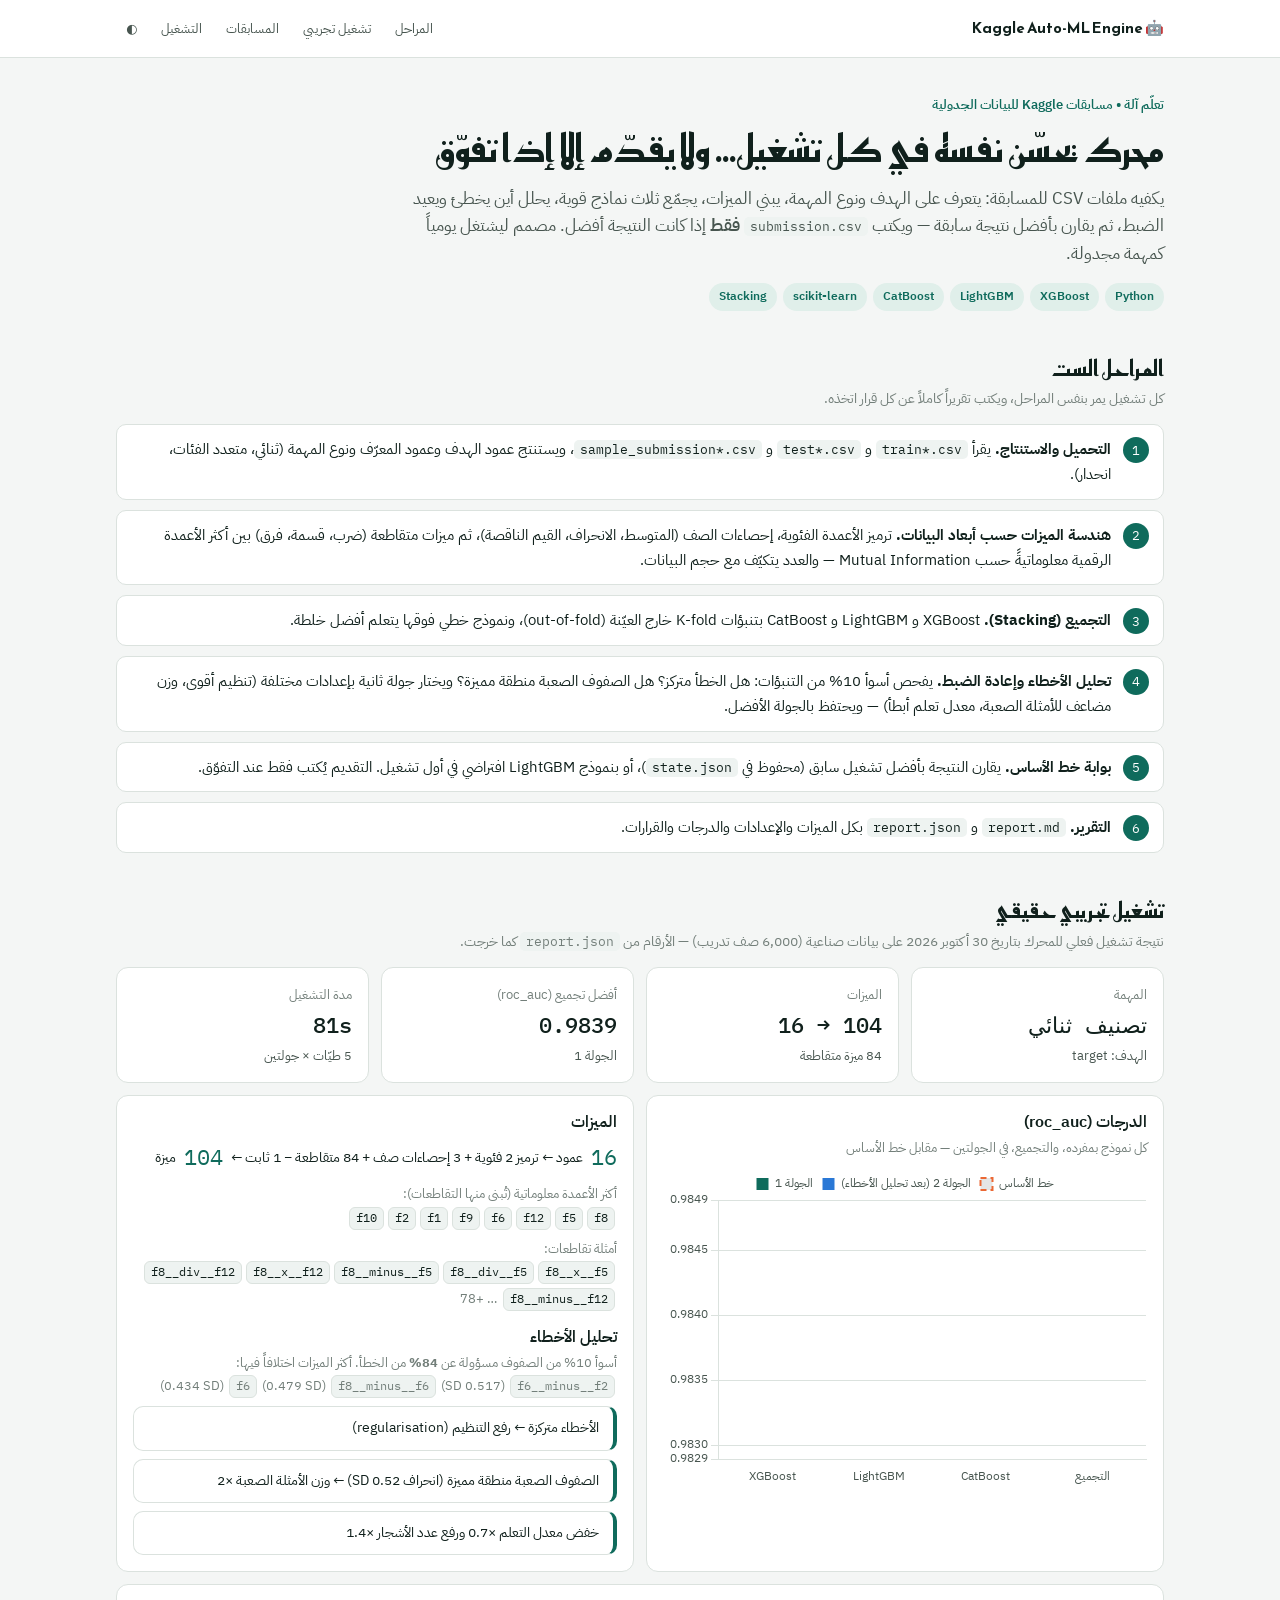
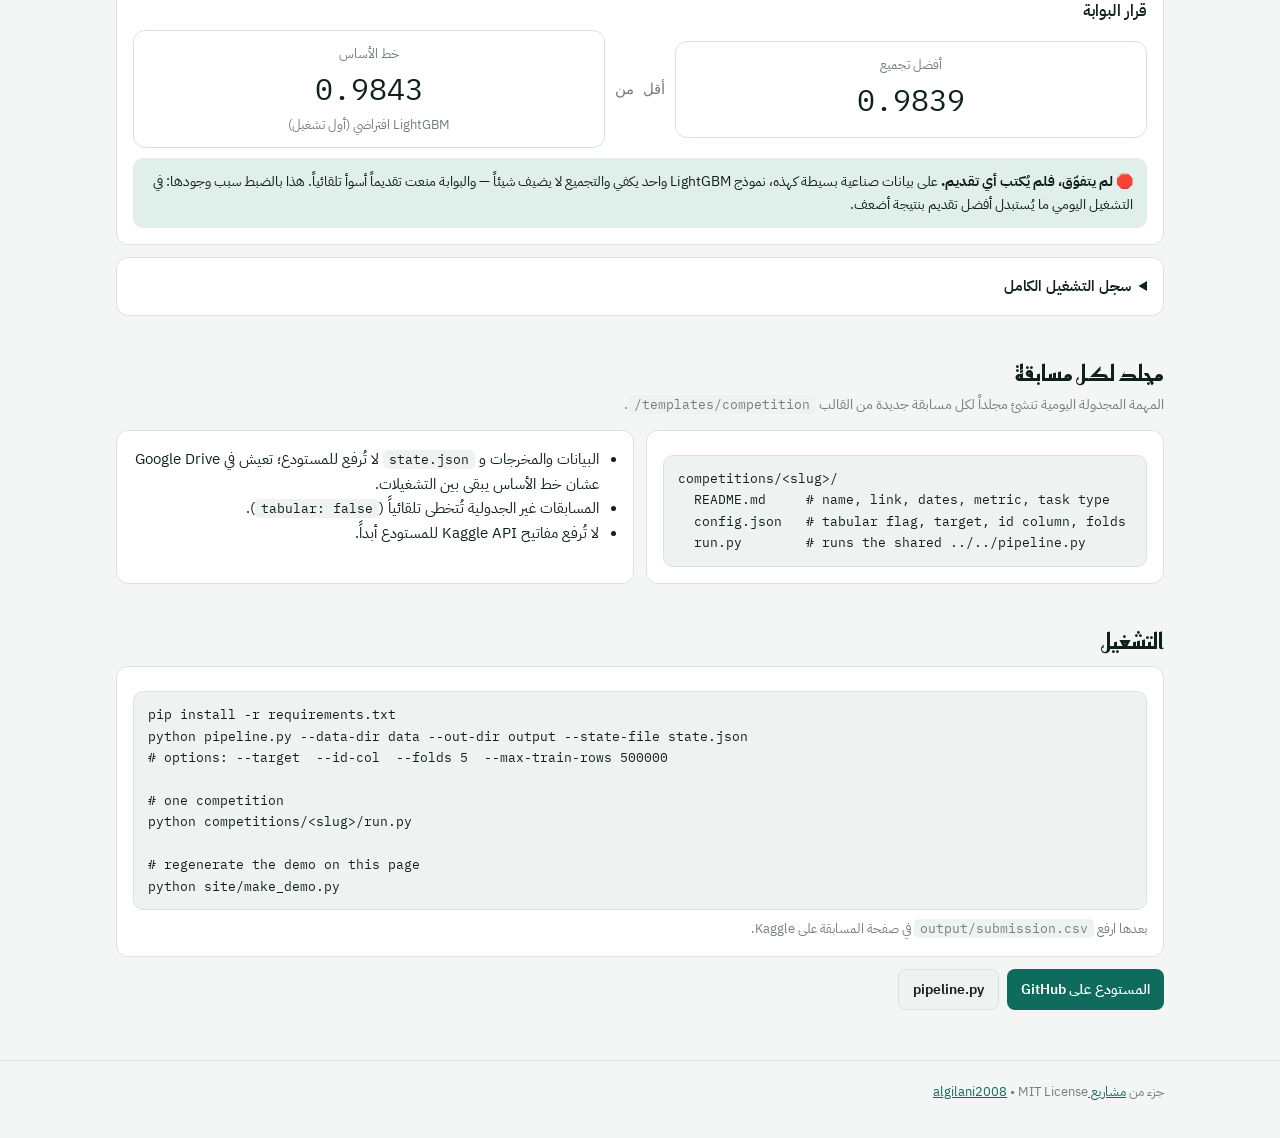
<file: index.html>
<!doctype html>
<html lang="ar" dir="rtl">
<head>
<meta charset="utf-8">
<meta name="viewport" content="width=device-width, initial-scale=1, viewport-fit=cover">
<title>Kaggle Auto-ML Engine — محرك مسابقات Kaggle</title>
<meta name="description" content="محرك آلي لمسابقات Kaggle الجدولية: هندسة ميزات، تجميع XGBoost و LightGBM و CatBoost، تحليل أخطاء وإعادة ضبط، ولا يكتب التقديم إلا إذا تفوّق على خط الأساس.">
<meta property="og:title" content="Kaggle Auto-ML Competition Engine">
<meta property="og:description" content="Stacking XGBoost + LightGBM + CatBoost مع تحليل أخطاء تلقائي وبوابة خط أساس.">
<meta property="og:type" content="website">
<link rel="icon" href="data:image/svg+xml,<svg xmlns='http://www.w3.org/2000/svg' viewBox='0 0 100 100'><text y='.9em' font-size='90'>🤖</text></svg>">
<link rel="preconnect" href="https://fonts.googleapis.com">
<link rel="preconnect" href="https://fonts.gstatic.com" crossorigin>
<link rel="stylesheet" href="https://fonts.googleapis.com/css2?family=IBM+Plex+Sans+Arabic:wght@400;500;600&family=IBM+Plex+Mono:wght@400;500&family=Reem+Kufi:wght@500;700&display=swap">
<link rel="stylesheet" href="portfolio.css">
<style>
  .log { max-height: 320px; overflow: auto; font-size: 12px; line-height: 1.7 }
  .gate { display: grid; grid-template-columns: 1fr auto 1fr; gap: 10px; align-items: center; text-align: center }
  .gate .card { padding: 12px }
  .gate .vs { font-family: var(--mono); color: var(--ink-3) }
  .feat-flow { display: flex; align-items: center; gap: 8px; flex-wrap: wrap; font-size: 14px }
  .feat-flow .n { font-family: var(--mono); font-size: 22px; color: var(--accent) }
  .tag { font-family: var(--mono); font-size: 11.5px; background: var(--panel-2); border: 1px solid var(--line); border-radius: 6px; padding: 1px 6px; direction: ltr; display: inline-block; margin: 2px }
</style>
</head>
<body>
<header class="top">
  <div class="wrap">
    <a class="brand" href="#">🤖 Kaggle Auto-ML Engine</a>
    <nav>
      <a href="#pipeline">المراحل</a>
      <a href="#demo">تشغيل تجريبي</a>
      <a href="#competitions">المسابقات</a>
      <a href="#run">التشغيل</a>
      <button class="btn-ghost theme-toggle" data-theme-toggle aria-label="تبديل الوضع الداكن">◐</button>
    </nav>
  </div>
</header>

<main>
  <section class="hero">
    <div class="wrap">
      <p class="eyebrow">تعلّم آلة • مسابقات Kaggle للبيانات الجدولية</p>
      <h1>محرك يحسّن نفسه في كل تشغيل… ولا يقدّم إلا إذا تفوّق</h1>
      <p class="lead">يكفيه ملفات CSV للمسابقة: يتعرف على الهدف ونوع المهمة، يبني الميزات، يجمّع ثلاث نماذج قوية، يحلل أين يخطئ ويعيد الضبط، ثم يقارن بأفضل نتيجة سابقة — ويكتب <code>submission.csv</code> <b>فقط</b> إذا كانت النتيجة أفضل. مصمم ليشتغل يومياً كمهمة مجدولة.</p>
      <div class="chips"><span class="chip">Python</span><span class="chip">XGBoost</span><span class="chip">LightGBM</span><span class="chip">CatBoost</span><span class="chip">scikit-learn</span><span class="chip">Stacking</span></div>
    </div>
  </section>

  <section class="section" id="pipeline">
    <div class="wrap">
      <h2>المراحل الست</h2>
      <p class="sub">كل تشغيل يمر بنفس المراحل، ويكتب تقريراً كاملاً عن كل قرار اتخذه.</p>
      <ol class="steps">
        <li><b>التحميل والاستنتاج.</b> يقرأ <code>train*.csv</code> و <code>test*.csv</code> و <code>sample_submission*.csv</code>، ويستنتج عمود الهدف وعمود المعرّف ونوع المهمة (ثنائي، متعدد الفئات، انحدار).</li>
        <li><b>هندسة الميزات حسب أبعاد البيانات.</b> ترميز الأعمدة الفئوية، إحصاءات الصف (المتوسط، الانحراف، القيم الناقصة)، ثم ميزات متقاطعة (ضرب، قسمة، فرق) بين أكثر الأعمدة الرقمية معلوماتيةً حسب Mutual Information — والعدد يتكيّف مع حجم البيانات.</li>
        <li><b>التجميع (Stacking).</b> XGBoost و LightGBM و CatBoost بتنبؤات K-fold خارج العيّنة (out-of-fold)، ونموذج خطي فوقها يتعلم أفضل خلطة.</li>
        <li><b>تحليل الأخطاء وإعادة الضبط.</b> يفحص أسوأ 10% من التنبؤات: هل الخطأ متركز؟ هل الصفوف الصعبة منطقة مميزة؟ ويختار جولة ثانية بإعدادات مختلفة (تنظيم أقوى، وزن مضاعف للأمثلة الصعبة، معدل تعلم أبطأ) — ويحتفظ بالجولة الأفضل.</li>
        <li><b>بوابة خط الأساس.</b> يقارن النتيجة بأفضل تشغيل سابق (محفوظ في <code>state.json</code>)، أو بنموذج LightGBM افتراضي في أول تشغيل. التقديم يُكتب فقط عند التفوّق.</li>
        <li><b>التقرير.</b> <code>report.md</code> و <code>report.json</code> بكل الميزات والإعدادات والدرجات والقرارات.</li>
      </ol>
    </div>
  </section>

  <section class="section" id="demo">
    <div class="wrap">
      <h2>تشغيل تجريبي حقيقي</h2>
      <p class="sub" id="demoSub"></p>
      <div class="grid g4" id="demoKpis"></div>

      <div class="grid g2" style="margin-top: 12px">
        <div class="card">
          <h3>الدرجات (<span id="metricName"></span>)</h3>
          <p class="hint">كل نموذج بمفرده، والتجميع، في الجولتين — مقابل خط الأساس</p>
          <div class="chart"><canvas id="scoreChart" role="img" aria-label="مقارنة الدرجات"></canvas></div>
        </div>
        <div class="card" style="display: grid; gap: 14px; align-content: start">
          <div>
            <h3>الميزات</h3>
            <div class="feat-flow" style="margin-top: 6px" id="featFlow"></div>
            <div style="margin-top: 8px" id="featTags"></div>
          </div>
          <div>
            <h3>تحليل الأخطاء</h3>
            <p class="hint" id="errShare"></p>
            <ul class="findings" id="errActions" style="margin-top: 6px"></ul>
          </div>
        </div>
      </div>

      <div class="card" style="margin-top: 12px">
        <h3>قرار البوابة</h3>
        <div class="gate" style="margin-top: 8px" id="gate"></div>
        <div class="callout" style="margin-top: 10px" id="gateNote"></div>
      </div>

      <details class="card" style="margin-top: 12px">
        <summary style="cursor: pointer; font-weight: 600">سجل التشغيل الكامل</summary>
        <pre class="log" id="runLog"></pre>
      </details>
    </div>
  </section>

  <section class="section" id="competitions">
    <div class="wrap">
      <h2>مجلد لكل مسابقة</h2>
      <p class="sub">المهمة المجدولة اليومية تنشئ مجلداً لكل مسابقة جديدة من القالب <code>templates/competition/</code>.</p>
      <div class="grid g2">
        <div class="card">
          <pre><code>competitions/&lt;slug&gt;/
  README.md     # name, link, dates, metric, task type
  config.json   # tabular flag, target, id column, folds
  run.py        # runs the shared ../../pipeline.py</code></pre>
        </div>
        <div class="card">
          <ul style="margin: 0; padding-inline-start: 18px">
            <li>البيانات والمخرجات و <code>state.json</code> لا تُرفع للمستودع؛ تعيش في Google Drive عشان خط الأساس يبقى بين التشغيلات.</li>
            <li>المسابقات غير الجدولية تُتخطى تلقائياً (<code>tabular: false</code>).</li>
            <li>لا تُرفع مفاتيح Kaggle API للمستودع أبداً.</li>
          </ul>
        </div>
      </div>
    </div>
  </section>

  <section class="section" id="run">
    <div class="wrap">
      <h2>التشغيل</h2>
      <div class="card" style="margin-top: 10px">
        <pre><code>pip install -r requirements.txt
python pipeline.py --data-dir data --out-dir output --state-file state.json
# options: --target  --id-col  --folds 5  --max-train-rows 500000

# one competition
python competitions/&lt;slug&gt;/run.py

# regenerate the demo on this page
python site/make_demo.py</code></pre>
        <p class="note" style="margin-top: 8px">بعدها ارفع <code>output/submission.csv</code> في صفحة المسابقة على Kaggle.</p>
      </div>
      <div class="btns" style="margin-top: 12px">
        <a class="btn" href="https://github.com/algilani2008/Kaggle-Quantum-AI">المستودع على GitHub</a>
        <a class="btn sec" href="https://github.com/algilani2008/Kaggle-Quantum-AI/blob/main/pipeline.py">pipeline.py</a>
      </div>
    </div>
  </section>
</main>

<footer class="foot">
  <div class="wrap"><p>جزء من <a href="https://github.com/algilani2008">مشاريع algilani2008</a> • MIT License</p></div>
</footer>

<script src="chart.umd.min.js"></script>
<script src="portfolio.js"></script>
<script src="demo-report.js"></script>
<script src="app.js"></script>
</body>
</html>
</file>
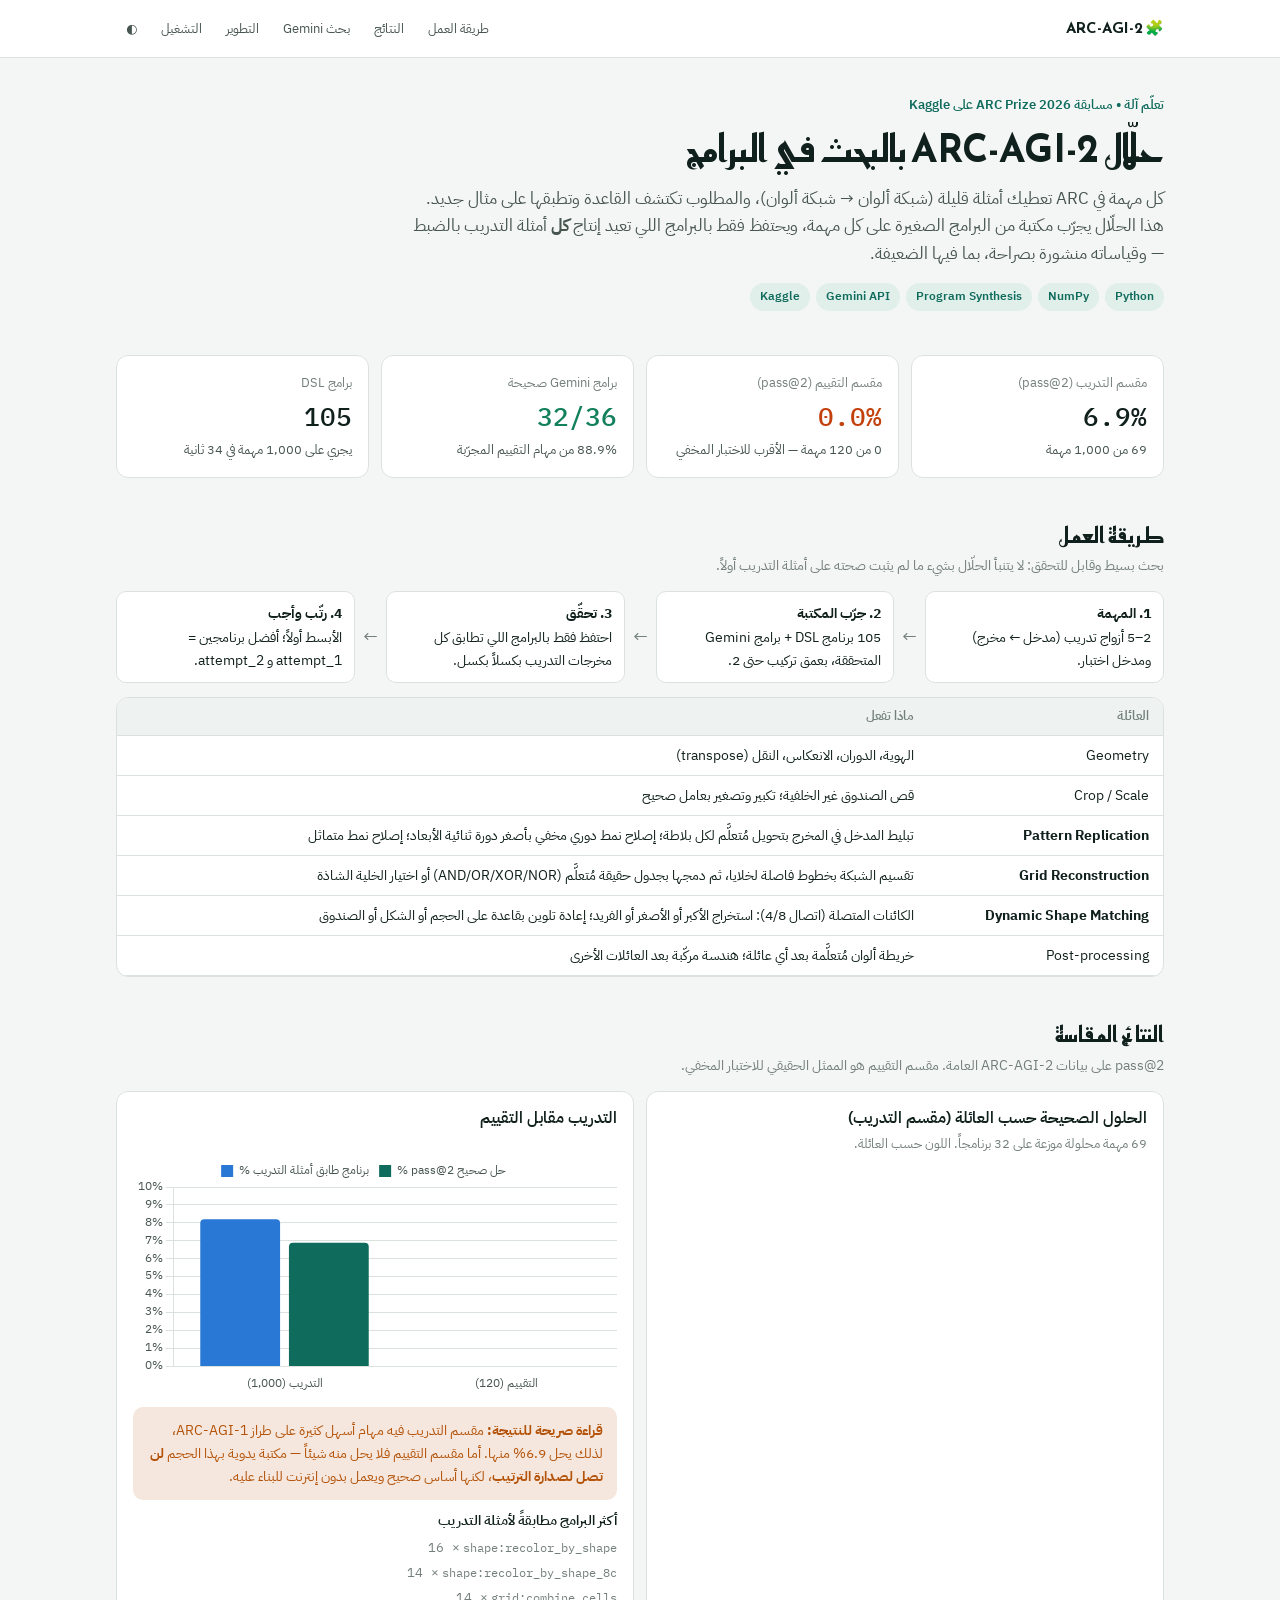
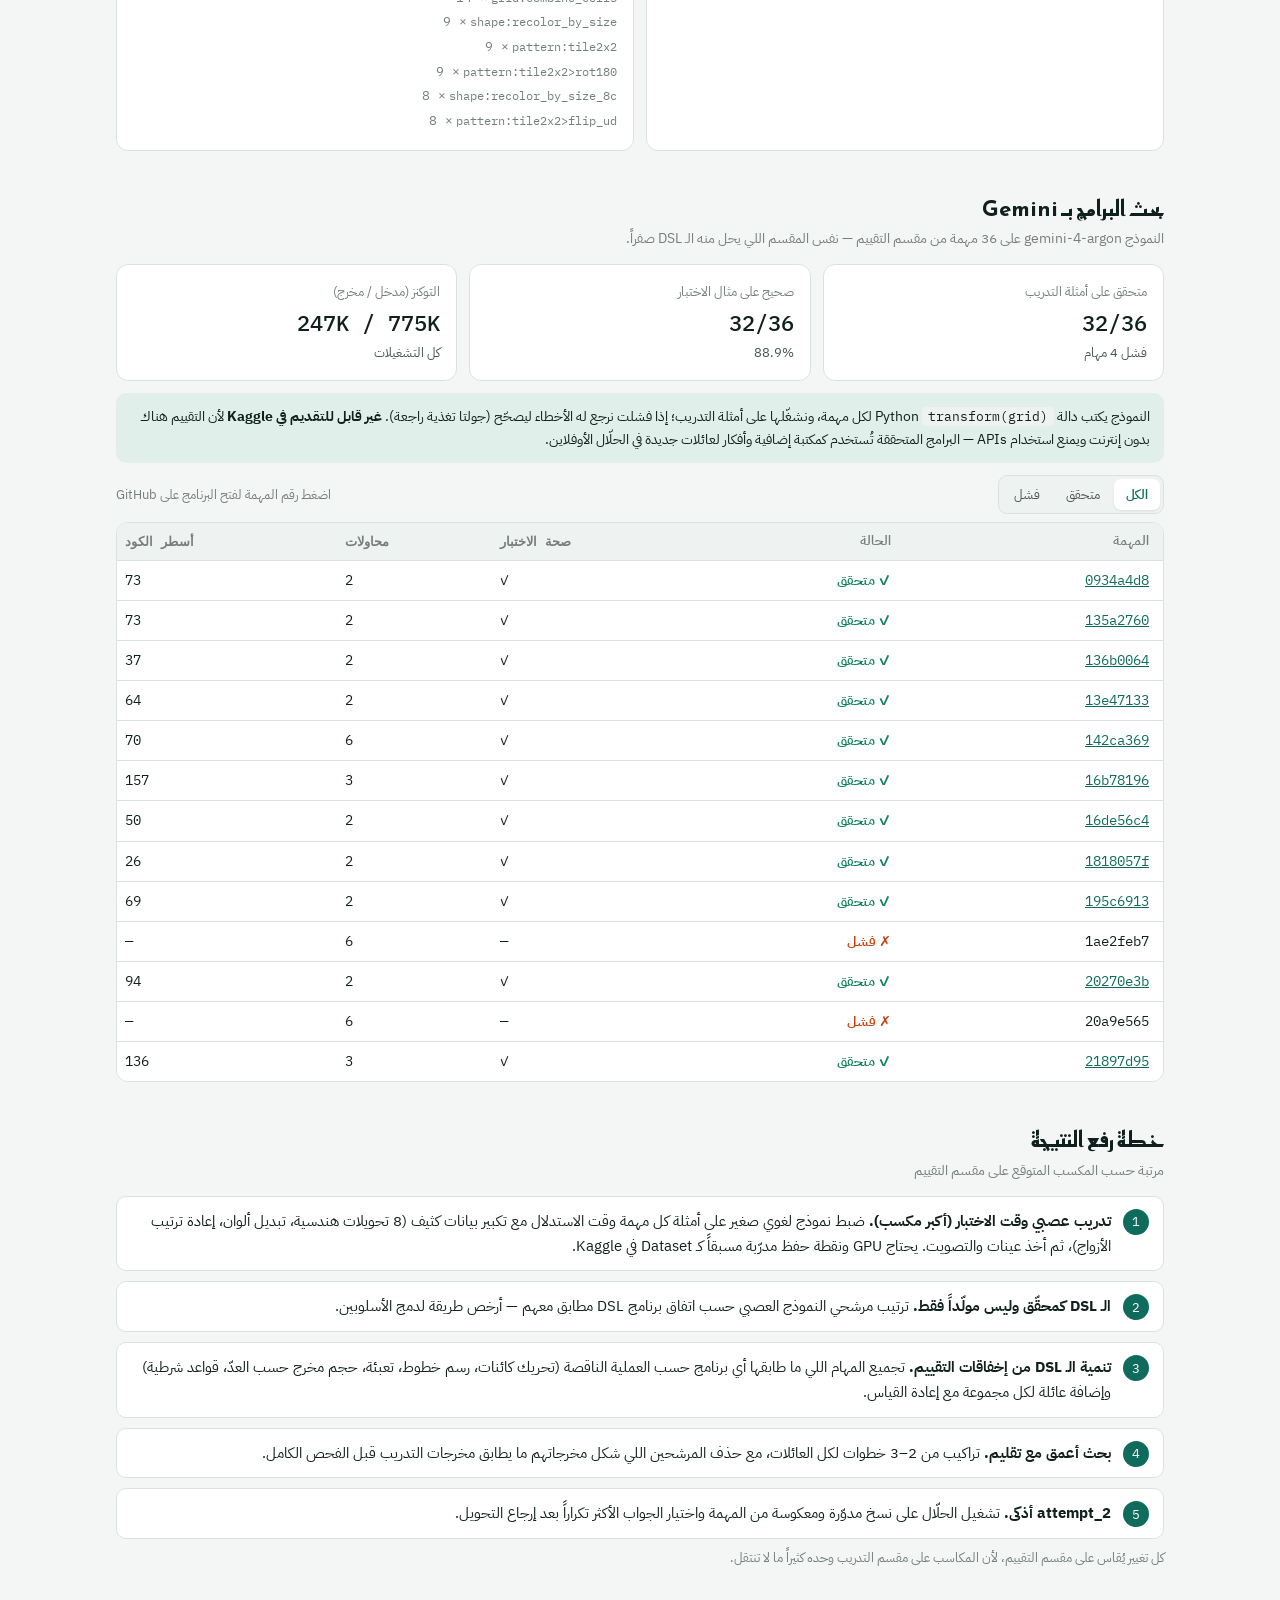
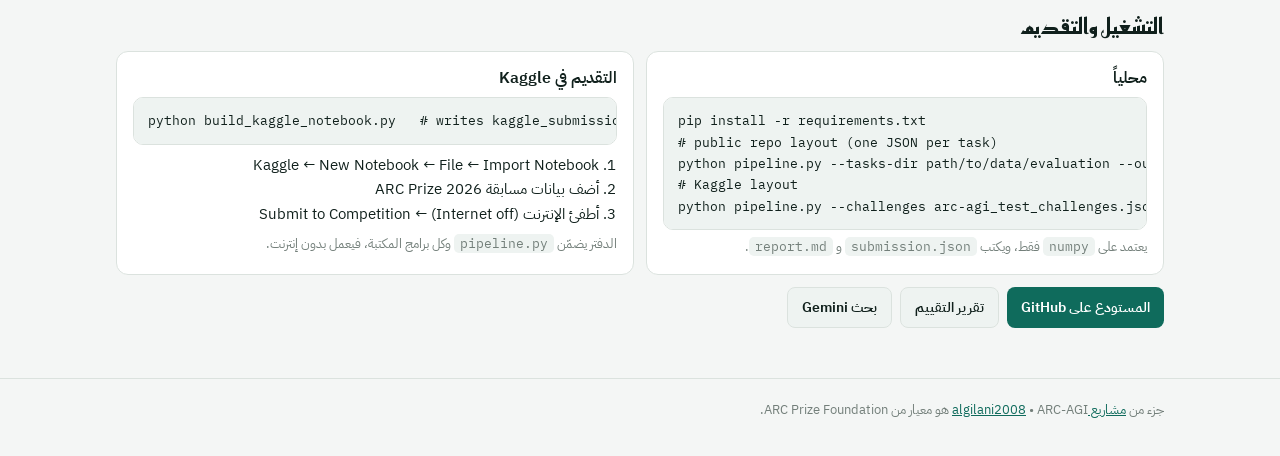
<file: arc-agi-2/index.html>
<!doctype html>
<html lang="ar" dir="rtl">
<head>
<meta charset="utf-8">
<meta name="viewport" content="width=device-width, initial-scale=1, viewport-fit=cover">
<title>ARC-AGI-2 — حلّال بالبحث في البرامج</title>
<meta name="description" content="حلّال لمسابقة ARC-AGI-2 يبحث في 105 برنامج DSL، مع بحث برامج بنموذج Gemini: النتائج المقاسة، العائلات، والبرامج المتحقق منها.">
<meta property="og:title" content="ARC-AGI-2 — DSL Program-Search Solver">
<meta property="og:description" content="105 برنامج DSL، نتائج مقاسة على بيانات ARC-AGI-2 العامة، و32 برنامجاً متحققاً منه كتبها Gemini.">
<meta property="og:type" content="website">
<link rel="icon" href="data:image/svg+xml,<svg xmlns='http://www.w3.org/2000/svg' viewBox='0 0 100 100'><text y='.9em' font-size='90'>🧩</text></svg>">
<link rel="preconnect" href="https://fonts.googleapis.com">
<link rel="preconnect" href="https://fonts.gstatic.com" crossorigin>
<link rel="stylesheet" href="https://fonts.googleapis.com/css2?family=IBM+Plex+Sans+Arabic:wght@400;500;600&family=IBM+Plex+Mono:wght@400;500&family=Reem+Kufi:wght@500;700&display=swap">
<link rel="stylesheet" href="portfolio.css">
<style>
  .fam-badge { font-family: var(--mono); font-size: 12px; direction: ltr; display: inline-block }
  .status-ok { color: var(--good); font-weight: 600 } .status-bad { color: var(--bad); font-weight: 600 }
  .grid-demo { display: inline-grid; gap: 2px; padding: 4px; background: var(--line); border-radius: 6px; direction: ltr }
  .grid-demo span { width: 14px; height: 14px; border-radius: 2px }
  .flow { display: flex; flex-wrap: wrap; gap: 8px; align-items: center }
  .flow .box { background: var(--panel); border: 1px solid var(--line); border-radius: 10px; padding: 10px 12px; font-size: 13.5px; flex: 1 1 160px }
  .flow .box b { display: block; font-size: 14px; margin-bottom: 2px }
  .flow .arr { color: var(--ink-3); font-size: 18px }
  @media (max-width: 700px) { .flow .arr { display: none } }
</style>
</head>
<body>
<header class="top">
  <div class="wrap">
    <a class="brand" href="#">🧩 ARC-AGI-2</a>
    <nav>
      <a href="#how">طريقة العمل</a>
      <a href="#results">النتائج</a>
      <a href="#gemini">بحث Gemini</a>
      <a href="#roadmap">التطوير</a>
      <a href="#run">التشغيل</a>
      <button class="btn-ghost theme-toggle" data-theme-toggle aria-label="تبديل الوضع الداكن">◐</button>
    </nav>
  </div>
</header>

<main>
  <section class="hero">
    <div class="wrap">
      <p class="eyebrow">تعلّم آلة • مسابقة ARC Prize 2026 على Kaggle</p>
      <h1>حلّال ARC-AGI-2 بالبحث في البرامج</h1>
      <p class="lead">كل مهمة في ARC تعطيك أمثلة قليلة (شبكة ألوان → شبكة ألوان)، والمطلوب تكتشف القاعدة وتطبقها على مثال جديد. هذا الحلّال يجرّب مكتبة من البرامج الصغيرة على كل مهمة، ويحتفظ فقط بالبرامج اللي تعيد إنتاج <b>كل</b> أمثلة التدريب بالضبط — وقياساته منشورة بصراحة، بما فيها الضعيفة.</p>
      <div class="chips"><span class="chip">Python</span><span class="chip">NumPy</span><span class="chip">Program Synthesis</span><span class="chip">Gemini API</span><span class="chip">Kaggle</span></div>
    </div>
  </section>

  <section class="section">
    <div class="wrap"><div class="grid g4" id="kpis"></div></div>
  </section>

  <section class="section" id="how">
    <div class="wrap">
      <h2>طريقة العمل</h2>
      <p class="sub">بحث بسيط وقابل للتحقق: لا يتنبأ الحلّال بشيء ما لم يثبت صحته على أمثلة التدريب أولاً.</p>
      <div class="flow">
        <div class="box"><b>1. المهمة</b>2–5 أزواج تدريب (مدخل ← مخرج) ومدخل اختبار.</div>
        <span class="arr">←</span>
        <div class="box"><b>2. جرّب المكتبة</b><span id="libCount"></span> برنامج DSL + برامج Gemini المتحققة، بعمق تركيب حتى 2.</div>
        <span class="arr">←</span>
        <div class="box"><b>3. تحقّق</b>احتفظ فقط بالبرامج اللي تطابق كل مخرجات التدريب بكسلاً بكسل.</div>
        <span class="arr">←</span>
        <div class="box"><b>4. رتّب وأجب</b>الأبسط أولاً؛ أفضل برنامجين = attempt_1 و attempt_2.</div>
      </div>
      <div class="table-wrap" style="margin-top: 14px">
        <table>
          <thead><tr><th>العائلة</th><th>ماذا تفعل</th></tr></thead>
          <tbody>
            <tr><td>Geometry</td><td>الهوية، الدوران، الانعكاس، النقل (transpose)</td></tr>
            <tr><td>Crop / Scale</td><td>قص الصندوق غير الخلفية؛ تكبير وتصغير بعامل صحيح</td></tr>
            <tr><td><b>Pattern Replication</b></td><td>تبليط المدخل في المخرج بتحويل مُتعلَّم لكل بلاطة؛ إصلاح نمط دوري مخفي بأصغر دورة ثنائية الأبعاد؛ إصلاح نمط متماثل</td></tr>
            <tr><td><b>Grid Reconstruction</b></td><td>تقسيم الشبكة بخطوط فاصلة لخلايا، ثم دمجها بجدول حقيقة مُتعلَّم (AND/OR/XOR/NOR) أو اختيار الخلية الشاذة</td></tr>
            <tr><td><b>Dynamic Shape Matching</b></td><td>الكائنات المتصلة (اتصال 4/8): استخراج الأكبر أو الأصغر أو الفريد؛ إعادة تلوين بقاعدة على الحجم أو الشكل أو الصندوق</td></tr>
            <tr><td>Post-processing</td><td>خريطة ألوان مُتعلَّمة بعد أي عائلة؛ هندسة مركّبة بعد العائلات الأخرى</td></tr>
          </tbody>
        </table>
      </div>
    </div>
  </section>

  <section class="section" id="results">
    <div class="wrap">
      <h2>النتائج المقاسة</h2>
      <p class="sub">pass@2 على بيانات ARC-AGI-2 العامة. مقسم التقييم هو الممثل الحقيقي للاختبار المخفي.</p>
      <div class="grid g2">
        <div class="card">
          <h3>الحلول الصحيحة حسب العائلة (مقسم التدريب)</h3>
          <p class="hint" id="famHint"></p>
          <div class="chart tall"><canvas id="famChart" role="img" aria-label="الحلول الصحيحة حسب العائلة"></canvas></div>
        </div>
        <div class="card" style="display: grid; gap: 12px; align-content: start">
          <h3>التدريب مقابل التقييم</h3>
          <div class="chart short"><canvas id="splitChart" role="img" aria-label="مقارنة التدريب والتقييم"></canvas></div>
          <div class="callout warn">
            <b>قراءة صريحة للنتيجة:</b> مقسم التدريب فيه مهام أسهل كثيرة على طراز ARC-AGI-1، لذلك يحل 6.9% منها. أما مقسم التقييم فلا يحل منه شيئاً — مكتبة يدوية بهذا الحجم <b>لن تصل لصدارة الترتيب</b>، لكنها أساس صحيح ويعمل بدون إنترنت للبناء عليه.
          </div>
          <div>
            <h3 style="font-size: 14px">أكثر البرامج مطابقةً لأمثلة التدريب</h3>
            <div id="fitsList" class="note" style="margin-top: 6px; line-height: 1.9"></div>
          </div>
        </div>
      </div>
    </div>
  </section>

  <section class="section" id="gemini">
    <div class="wrap">
      <h2>بحث البرامج بـ Gemini</h2>
      <p class="sub" id="gemSub"></p>
      <div class="grid g3" id="gemKpis"></div>
      <div class="callout" style="margin-top: 12px">النموذج يكتب دالة Python <code>transform(grid)</code> لكل مهمة، ونشغّلها على أمثلة التدريب؛ إذا فشلت نرجع له الأخطاء ليصحّح (جولتا تغذية راجعة). <b>غير قابل للتقديم في Kaggle</b> لأن التقييم هناك بدون إنترنت ويمنع استخدام APIs — البرامج المتحققة تُستخدم كمكتبة إضافية وأفكار لعائلات جديدة في الحلّال الأوفلاين.</div>
      <div class="btns" style="margin-top: 12px; justify-content: space-between; align-items: center">
        <div class="seg" id="gemFilter" role="group" aria-label="تصفية">
          <button data-f="" aria-pressed="true">الكل</button>
          <button data-f="verified" aria-pressed="false">متحقق</button>
          <button data-f="failed" aria-pressed="false">فشل</button>
        </div>
        <span class="note">اضغط رقم المهمة لفتح البرنامج على GitHub</span>
      </div>
      <div class="table-wrap" style="margin-top: 8px">
        <table id="gemTable">
          <thead><tr><th>المهمة</th><th>الحالة</th><th class="n">صحة الاختبار</th><th class="n">محاولات</th><th class="n">أسطر الكود</th></tr></thead>
          <tbody></tbody>
        </table>
      </div>
    </div>
  </section>

  <section class="section" id="roadmap">
    <div class="wrap">
      <h2>خطة رفع النتيجة</h2>
      <p class="sub">مرتبة حسب المكسب المتوقع على مقسم التقييم</p>
      <ol class="steps">
        <li><b>تدريب عصبي وقت الاختبار (أكبر مكسب).</b> ضبط نموذج لغوي صغير على أمثلة كل مهمة وقت الاستدلال مع تكبير بيانات كثيف (8 تحويلات هندسية، تبديل ألوان، إعادة ترتيب الأزواج)، ثم أخذ عينات والتصويت. يحتاج GPU ونقطة حفظ مدرّبة مسبقاً كـ Dataset في Kaggle.</li>
        <li><b>الـ DSL كمحقّق وليس مولّداً فقط.</b> ترتيب مرشحي النموذج العصبي حسب اتفاق برنامج DSL مطابق معهم — أرخص طريقة لدمج الأسلوبين.</li>
        <li><b>تنمية الـ DSL من إخفاقات التقييم.</b> تجميع المهام اللي ما طابقها أي برنامج حسب العملية الناقصة (تحريك كائنات، رسم خطوط، تعبئة، حجم مخرج حسب العدّ، قواعد شرطية) وإضافة عائلة لكل مجموعة مع إعادة القياس.</li>
        <li><b>بحث أعمق مع تقليم.</b> تراكيب من 2–3 خطوات لكل العائلات، مع حذف المرشحين اللي شكل مخرجاتهم ما يطابق مخرجات التدريب قبل الفحص الكامل.</li>
        <li><b>attempt_2 أذكى.</b> تشغيل الحلّال على نسخ مدوّرة ومعكوسة من المهمة واختيار الجواب الأكثر تكراراً بعد إرجاع التحويل.</li>
      </ol>
      <p class="note" style="margin-top: 8px">كل تغيير يُقاس على مقسم التقييم، لأن المكاسب على مقسم التدريب وحده كثيراً ما لا تنتقل.</p>
    </div>
  </section>

  <section class="section" id="run">
    <div class="wrap">
      <h2>التشغيل والتقديم</h2>
      <div class="grid g2" style="margin-top: 10px">
        <div class="card">
          <h3>محلياً</h3>
          <pre><code>pip install -r requirements.txt
# public repo layout (one JSON per task)
python pipeline.py --tasks-dir path/to/data/evaluation --out-dir output
# Kaggle layout
python pipeline.py --challenges arc-agi_test_challenges.json --out-dir /kaggle/working</code></pre>
          <p class="note" style="margin-top: 6px">يعتمد على <code>numpy</code> فقط، ويكتب <code>submission.json</code> و <code>report.md</code>.</p>
        </div>
        <div class="card">
          <h3>التقديم في Kaggle</h3>
          <pre><code>python build_kaggle_notebook.py   # writes kaggle_submission.ipynb</code></pre>
          <ol style="margin: 8px 0 0; padding-inline-start: 18px">
            <li>Kaggle ← New Notebook ← File ← Import Notebook</li>
            <li>أضف بيانات مسابقة ARC Prize 2026</li>
            <li>أطفئ الإنترنت (Internet off) ← Submit to Competition</li>
          </ol>
          <p class="note" style="margin-top: 6px">الدفتر يضمّن <code>pipeline.py</code> وكل برامج المكتبة، فيعمل بدون إنترنت.</p>
        </div>
      </div>
      <div class="btns" style="margin-top: 12px">
        <a class="btn" href="https://github.com/algilani2008/arc-agi-2">المستودع على GitHub</a>
        <a class="btn sec" href="https://github.com/algilani2008/arc-agi-2/blob/main/report_evaluation.md">تقرير التقييم</a>
        <a class="btn sec" href="https://github.com/algilani2008/arc-agi-2/tree/main/gemini">بحث Gemini</a>
      </div>
    </div>
  </section>
</main>

<footer class="foot">
  <div class="wrap"><p>جزء من <a href="https://github.com/algilani2008">مشاريع algilani2008</a> • ARC-AGI هو معيار من ARC Prize Foundation.</p></div>
</footer>

<script src="chart.umd.min.js"></script>
<script src="portfolio.js"></script>
<script src="data.js"></script>
<script src="app.js"></script>
</body>
</html>
</file>
<file: portfolio.css>
/* Shared look for algilani2008 portfolio sites (matches the Cost Guide 2027 site) */
:root {
  --bg: #f4f6f5; --panel: #ffffff; --panel-2: #eef3f1; --ink: #10201c; --ink-2: #47554f; --ink-3: #737f7a;
  --line: #dbe2de; --accent: #0f6b5c; --accent-ink: #ffffff; --accent-soft: #e0efea;
  --c1: #2a78d6; --c2: #eb6834; --c3: #1baf7a; --c4: #eda100; --c5: #6250d6;
  --good: #12805c; --bad: #c2410c; --warn: #b45309;
  --display: "Reem Kufi", "IBM Plex Sans Arabic", system-ui, sans-serif;
  --body: "IBM Plex Sans Arabic", system-ui, -apple-system, "Segoe UI", sans-serif;
  --mono: "IBM Plex Mono", ui-monospace, "SFMono-Regular", Menlo, monospace;
  --r: 12px;
  color-scheme: light;
}
@media (prefers-color-scheme: dark) { :root:not([data-theme="light"]) {
  --bg: #0e1513; --panel: #151f1c; --panel-2: #1a2723; --ink: #e8eeeb; --ink-2: #b3bfba; --ink-3: #87948f;
  --line: #2a3632; --accent: #5cc4ad; --accent-ink: #0e1513; --accent-soft: #1b302a;
  --c1: #3987e5; --c2: #d95926; --c3: #199e70; --c4: #c98500; --c5: #9085e9;
  --good: #4cc79a; --bad: #f08a5d; --warn: #f0a050; color-scheme: dark } }
:root[data-theme="dark"] {
  --bg: #0e1513; --panel: #151f1c; --panel-2: #1a2723; --ink: #e8eeeb; --ink-2: #b3bfba; --ink-3: #87948f;
  --line: #2a3632; --accent: #5cc4ad; --accent-ink: #0e1513; --accent-soft: #1b302a;
  --c1: #3987e5; --c2: #d95926; --c3: #199e70; --c4: #c98500; --c5: #9085e9;
  --good: #4cc79a; --bad: #f08a5d; --warn: #f0a050; color-scheme: dark }

* { box-sizing: border-box }
[hidden] { display: none !important }
html { scroll-behavior: smooth }
body { background: var(--bg); color: var(--ink); font-family: var(--body); font-size: 15px; line-height: 1.65; margin: 0 }
a { color: var(--accent) }
h1, h2, h3 { margin: 0; line-height: 1.3 }
h1 { font-family: var(--display); font-size: clamp(26px, 4.5vw, 38px); font-weight: 700 }
h2 { font-family: var(--display); font-size: 22px; font-weight: 700 }
h3 { font-size: 16px; font-weight: 600 }
p { margin: 0 }
.num, .mono { font-family: var(--mono); font-variant-numeric: tabular-nums }
[dir=ltr] { unicode-bidi: isolate }

.wrap { max-width: 1080px; margin: 0 auto; padding: 0 16px }
.top { border-bottom: 1px solid var(--line); background: var(--panel) }
.top .wrap { display: flex; align-items: center; justify-content: space-between; gap: 12px; padding-top: 12px; padding-bottom: 12px }
.brand { font-family: var(--display); font-weight: 700; font-size: 15px; color: var(--ink); text-decoration: none }
.top nav { display: flex; gap: 4px; flex-wrap: wrap }
.top nav a, .btn-ghost { font-size: 13px; color: var(--ink-2); text-decoration: none; padding: 6px 10px; border-radius: 8px; border: 0; background: transparent; cursor: pointer; font-family: inherit }
.top nav a:hover, .btn-ghost:hover { background: var(--panel-2); color: var(--ink) }

.hero { padding: 36px 0 22px }
.hero .eyebrow { font-size: 13px; color: var(--accent); font-weight: 600; margin-bottom: 8px }
.hero p.lead { color: var(--ink-2); font-size: 16.5px; max-width: 760px; margin-top: 12px }
.chips { display: flex; flex-wrap: wrap; gap: 6px; margin-top: 16px }
.chip { font-size: 12px; padding: 4px 10px; border-radius: 999px; background: var(--accent-soft); color: var(--accent); font-weight: 600 }

.section { padding: 22px 0 }
.section > .wrap > h2 { margin-bottom: 4px }
.section .sub { color: var(--ink-3); font-size: 14px; margin-bottom: 14px }

.grid { display: grid; gap: 12px }
.grid > * { min-width: 0 }
.g2 { grid-template-columns: repeat(2, minmax(0, 1fr)) }
.g3 { grid-template-columns: repeat(3, minmax(0, 1fr)) }
.g4 { grid-template-columns: repeat(4, minmax(0, 1fr)) }
@media (max-width: 860px) { .g4 { grid-template-columns: repeat(2, minmax(0, 1fr)) } .g3 { grid-template-columns: 1fr } .g2 { grid-template-columns: 1fr } }

.card { background: var(--panel); border: 1px solid var(--line); border-radius: var(--r); padding: 16px }
.card h3 { margin-bottom: 4px }
.card .hint { color: var(--ink-3); font-size: 13px }
.kpi .l { font-size: 13px; color: var(--ink-3) }
.kpi .v { font-family: var(--mono); font-size: 26px; font-weight: 500; font-variant-numeric: tabular-nums; margin-top: 2px; direction: ltr; text-align: right }
.kpi .d { font-size: 12.5px; color: var(--ink-2); margin-top: 2px }
.good { color: var(--good) } .bad { color: var(--bad) } .warn { color: var(--warn) }

.chart { position: relative; height: 320px; margin-top: 10px }
.chart.tall { height: 520px }
.chart.short { height: 240px }

.findings { display: grid; gap: 8px; margin: 0; padding: 0; list-style: none }
.findings li { background: var(--panel); border: 1px solid var(--line); border-inline-start: 4px solid var(--accent); border-radius: 10px; padding: 10px 14px; font-size: 14.5px }

table { width: 100%; border-collapse: collapse; font-size: 14px }
th, td { padding: 8px 8px; border-bottom: 1px solid var(--line); text-align: start; vertical-align: top }
th { font-size: 12.5px; color: var(--ink-3); font-weight: 600; background: var(--panel-2); position: sticky; top: 0 }
td.n, th.n { text-align: end; font-family: var(--mono); font-variant-numeric: tabular-nums; white-space: nowrap }
.table-wrap { overflow: auto; max-height: 560px; border: 1px solid var(--line); border-radius: var(--r); background: var(--panel) }
.table-wrap table th:first-child, .table-wrap table td:first-child { padding-inline-start: 14px }
tr.hl td { background: var(--accent-soft) }
@media (max-width: 600px) { table { font-size: 12.5px } th, td { padding: 6px 5px } .table-wrap table { min-width: 620px } .table-wrap table td:first-child { min-width: 170px } }

label.field { display: grid; gap: 4px; font-size: 13px; color: var(--ink-2) }
input[type=number], input[type=text], select {
  font: inherit; font-size: 14px; color: var(--ink); background: var(--panel-2); border: 1px solid var(--line);
  border-radius: 8px; padding: 7px 10px; outline: none; min-width: 0 }
input[type=number] { font-family: var(--mono); direction: ltr; text-align: end; width: 120px }
input:focus, select:focus { border-color: var(--accent); box-shadow: 0 0 0 3px var(--accent-soft) }
.btn { font: inherit; font-size: 14px; font-weight: 600; border: 0; border-radius: 8px; padding: 8px 14px; cursor: pointer; background: var(--accent); color: var(--accent-ink); text-decoration: none; display: inline-flex; align-items: center; gap: 6px }
.btn.sec { background: var(--panel-2); color: var(--ink); border: 1px solid var(--line) }
.btns { display: flex; flex-wrap: wrap; gap: 8px }

.seg { display: inline-flex; background: var(--panel-2); border: 1px solid var(--line); border-radius: 9px; padding: 3px; gap: 2px; flex-wrap: wrap }
.seg button { font: inherit; font-size: 13px; border: 0; background: transparent; color: var(--ink-2); padding: 5px 12px; border-radius: 7px; cursor: pointer }
.seg button[aria-pressed=true] { background: var(--panel); color: var(--accent); font-weight: 600; box-shadow: 0 1px 2px rgba(0,0,0,.08) }

.big { font-family: var(--mono); font-size: 30px; font-variant-numeric: tabular-nums; direction: ltr; display: inline-block }
.note { font-size: 13px; color: var(--ink-3) }
.callout { background: var(--accent-soft); border-radius: 10px; padding: 12px 14px; font-size: 14px }
.callout.warn { background: color-mix(in srgb, var(--warn) 14%, var(--panel)); }
pre, code { font-family: var(--mono); font-size: 13px }
pre { background: var(--panel-2); border: 1px solid var(--line); border-radius: 10px; padding: 12px 14px; overflow: auto; direction: ltr; text-align: left; margin: 8px 0 0 }
code { background: var(--panel-2); padding: 1px 6px; border-radius: 5px }
pre code { background: none; padding: 0 }

.steps { counter-reset: s; display: grid; gap: 10px; padding: 0; margin: 0; list-style: none }
.steps li { counter-increment: s; position: relative; background: var(--panel); border: 1px solid var(--line); border-radius: 10px; padding: 12px 14px 12px 14px; padding-inline-start: 52px }
.steps li::before { content: counter(s); position: absolute; inset-inline-start: 14px; top: 12px; width: 26px; height: 26px; border-radius: 50%; background: var(--accent); color: var(--accent-ink); font-family: var(--mono); font-size: 13px; display: grid; place-items: center }

footer.foot { border-top: 1px solid var(--line); margin-top: 28px; padding: 20px 0 36px; color: var(--ink-3); font-size: 13px }
footer.foot .wrap { display: grid; gap: 6px }
.theme-toggle { font-size: 13px }
</file>
<file: arc-agi-2/portfolio.css>
/* Shared look for algilani2008 portfolio sites (matches the Cost Guide 2027 site) */
:root {
  --bg: #f4f6f5; --panel: #ffffff; --panel-2: #eef3f1; --ink: #10201c; --ink-2: #47554f; --ink-3: #737f7a;
  --line: #dbe2de; --accent: #0f6b5c; --accent-ink: #ffffff; --accent-soft: #e0efea;
  --c1: #2a78d6; --c2: #eb6834; --c3: #1baf7a; --c4: #eda100; --c5: #6250d6;
  --good: #12805c; --bad: #c2410c; --warn: #b45309;
  --display: "Reem Kufi", "IBM Plex Sans Arabic", system-ui, sans-serif;
  --body: "IBM Plex Sans Arabic", system-ui, -apple-system, "Segoe UI", sans-serif;
  --mono: "IBM Plex Mono", ui-monospace, "SFMono-Regular", Menlo, monospace;
  --r: 12px;
  color-scheme: light;
}
@media (prefers-color-scheme: dark) { :root:not([data-theme="light"]) {
  --bg: #0e1513; --panel: #151f1c; --panel-2: #1a2723; --ink: #e8eeeb; --ink-2: #b3bfba; --ink-3: #87948f;
  --line: #2a3632; --accent: #5cc4ad; --accent-ink: #0e1513; --accent-soft: #1b302a;
  --c1: #3987e5; --c2: #d95926; --c3: #199e70; --c4: #c98500; --c5: #9085e9;
  --good: #4cc79a; --bad: #f08a5d; --warn: #f0a050; color-scheme: dark } }
:root[data-theme="dark"] {
  --bg: #0e1513; --panel: #151f1c; --panel-2: #1a2723; --ink: #e8eeeb; --ink-2: #b3bfba; --ink-3: #87948f;
  --line: #2a3632; --accent: #5cc4ad; --accent-ink: #0e1513; --accent-soft: #1b302a;
  --c1: #3987e5; --c2: #d95926; --c3: #199e70; --c4: #c98500; --c5: #9085e9;
  --good: #4cc79a; --bad: #f08a5d; --warn: #f0a050; color-scheme: dark }

* { box-sizing: border-box }
[hidden] { display: none !important }
html { scroll-behavior: smooth }
body { background: var(--bg); color: var(--ink); font-family: var(--body); font-size: 15px; line-height: 1.65; margin: 0 }
a { color: var(--accent) }
h1, h2, h3 { margin: 0; line-height: 1.3 }
h1 { font-family: var(--display); font-size: clamp(26px, 4.5vw, 38px); font-weight: 700 }
h2 { font-family: var(--display); font-size: 22px; font-weight: 700 }
h3 { font-size: 16px; font-weight: 600 }
p { margin: 0 }
.num, .mono { font-family: var(--mono); font-variant-numeric: tabular-nums }
[dir=ltr] { unicode-bidi: isolate }

.wrap { max-width: 1080px; margin: 0 auto; padding: 0 16px }
.top { border-bottom: 1px solid var(--line); background: var(--panel) }
.top .wrap { display: flex; align-items: center; justify-content: space-between; gap: 12px; padding-top: 12px; padding-bottom: 12px }
.brand { font-family: var(--display); font-weight: 700; font-size: 15px; color: var(--ink); text-decoration: none }
.top nav { display: flex; gap: 4px; flex-wrap: wrap }
.top nav a, .btn-ghost { font-size: 13px; color: var(--ink-2); text-decoration: none; padding: 6px 10px; border-radius: 8px; border: 0; background: transparent; cursor: pointer; font-family: inherit }
.top nav a:hover, .btn-ghost:hover { background: var(--panel-2); color: var(--ink) }

.hero { padding: 36px 0 22px }
.hero .eyebrow { font-size: 13px; color: var(--accent); font-weight: 600; margin-bottom: 8px }
.hero p.lead { color: var(--ink-2); font-size: 16.5px; max-width: 760px; margin-top: 12px }
.chips { display: flex; flex-wrap: wrap; gap: 6px; margin-top: 16px }
.chip { font-size: 12px; padding: 4px 10px; border-radius: 999px; background: var(--accent-soft); color: var(--accent); font-weight: 600 }

.section { padding: 22px 0 }
.section > .wrap > h2 { margin-bottom: 4px }
.section .sub { color: var(--ink-3); font-size: 14px; margin-bottom: 14px }

.grid { display: grid; gap: 12px }
.grid > * { min-width: 0 }
.g2 { grid-template-columns: repeat(2, minmax(0, 1fr)) }
.g3 { grid-template-columns: repeat(3, minmax(0, 1fr)) }
.g4 { grid-template-columns: repeat(4, minmax(0, 1fr)) }
@media (max-width: 860px) { .g4 { grid-template-columns: repeat(2, minmax(0, 1fr)) } .g3 { grid-template-columns: 1fr } .g2 { grid-template-columns: 1fr } }

.card { background: var(--panel); border: 1px solid var(--line); border-radius: var(--r); padding: 16px }
.card h3 { margin-bottom: 4px }
.card .hint { color: var(--ink-3); font-size: 13px }
.kpi .l { font-size: 13px; color: var(--ink-3) }
.kpi .v { font-family: var(--mono); font-size: 26px; font-weight: 500; font-variant-numeric: tabular-nums; margin-top: 2px; direction: ltr; text-align: right }
.kpi .d { font-size: 12.5px; color: var(--ink-2); margin-top: 2px }
.good { color: var(--good) } .bad { color: var(--bad) } .warn { color: var(--warn) }

.chart { position: relative; height: 320px; margin-top: 10px }
.chart.tall { height: 520px }
.chart.short { height: 240px }

.findings { display: grid; gap: 8px; margin: 0; padding: 0; list-style: none }
.findings li { background: var(--panel); border: 1px solid var(--line); border-inline-start: 4px solid var(--accent); border-radius: 10px; padding: 10px 14px; font-size: 14.5px }

table { width: 100%; border-collapse: collapse; font-size: 14px }
th, td { padding: 8px 8px; border-bottom: 1px solid var(--line); text-align: start; vertical-align: top }
th { font-size: 12.5px; color: var(--ink-3); font-weight: 600; background: var(--panel-2); position: sticky; top: 0 }
td.n, th.n { text-align: end; font-family: var(--mono); font-variant-numeric: tabular-nums; white-space: nowrap }
.table-wrap { overflow: auto; max-height: 560px; border: 1px solid var(--line); border-radius: var(--r); background: var(--panel) }
.table-wrap table th:first-child, .table-wrap table td:first-child { padding-inline-start: 14px }
tr.hl td { background: var(--accent-soft) }
@media (max-width: 600px) { table { font-size: 12.5px } th, td { padding: 6px 5px } .table-wrap table { min-width: 620px } .table-wrap table td:first-child { min-width: 170px } }

label.field { display: grid; gap: 4px; font-size: 13px; color: var(--ink-2) }
input[type=number], input[type=text], select {
  font: inherit; font-size: 14px; color: var(--ink); background: var(--panel-2); border: 1px solid var(--line);
  border-radius: 8px; padding: 7px 10px; outline: none; min-width: 0 }
input[type=number] { font-family: var(--mono); direction: ltr; text-align: end; width: 120px }
input:focus, select:focus { border-color: var(--accent); box-shadow: 0 0 0 3px var(--accent-soft) }
.btn { font: inherit; font-size: 14px; font-weight: 600; border: 0; border-radius: 8px; padding: 8px 14px; cursor: pointer; background: var(--accent); color: var(--accent-ink); text-decoration: none; display: inline-flex; align-items: center; gap: 6px }
.btn.sec { background: var(--panel-2); color: var(--ink); border: 1px solid var(--line) }
.btns { display: flex; flex-wrap: wrap; gap: 8px }

.seg { display: inline-flex; background: var(--panel-2); border: 1px solid var(--line); border-radius: 9px; padding: 3px; gap: 2px; flex-wrap: wrap }
.seg button { font: inherit; font-size: 13px; border: 0; background: transparent; color: var(--ink-2); padding: 5px 12px; border-radius: 7px; cursor: pointer }
.seg button[aria-pressed=true] { background: var(--panel); color: var(--accent); font-weight: 600; box-shadow: 0 1px 2px rgba(0,0,0,.08) }

.big { font-family: var(--mono); font-size: 30px; font-variant-numeric: tabular-nums; direction: ltr; display: inline-block }
.note { font-size: 13px; color: var(--ink-3) }
.callout { background: var(--accent-soft); border-radius: 10px; padding: 12px 14px; font-size: 14px }
.callout.warn { background: color-mix(in srgb, var(--warn) 14%, var(--panel)); }
pre, code { font-family: var(--mono); font-size: 13px }
pre { background: var(--panel-2); border: 1px solid var(--line); border-radius: 10px; padding: 12px 14px; overflow: auto; direction: ltr; text-align: left; margin: 8px 0 0 }
code { background: var(--panel-2); padding: 1px 6px; border-radius: 5px }
pre code { background: none; padding: 0 }

.steps { counter-reset: s; display: grid; gap: 10px; padding: 0; margin: 0; list-style: none }
.steps li { counter-increment: s; position: relative; background: var(--panel); border: 1px solid var(--line); border-radius: 10px; padding: 12px 14px 12px 14px; padding-inline-start: 52px }
.steps li::before { content: counter(s); position: absolute; inset-inline-start: 14px; top: 12px; width: 26px; height: 26px; border-radius: 50%; background: var(--accent); color: var(--accent-ink); font-family: var(--mono); font-size: 13px; display: grid; place-items: center }

footer.foot { border-top: 1px solid var(--line); margin-top: 28px; padding: 20px 0 36px; color: var(--ink-3); font-size: 13px }
footer.foot .wrap { display: grid; gap: 6px }
.theme-toggle { font-size: 13px }
</file>
